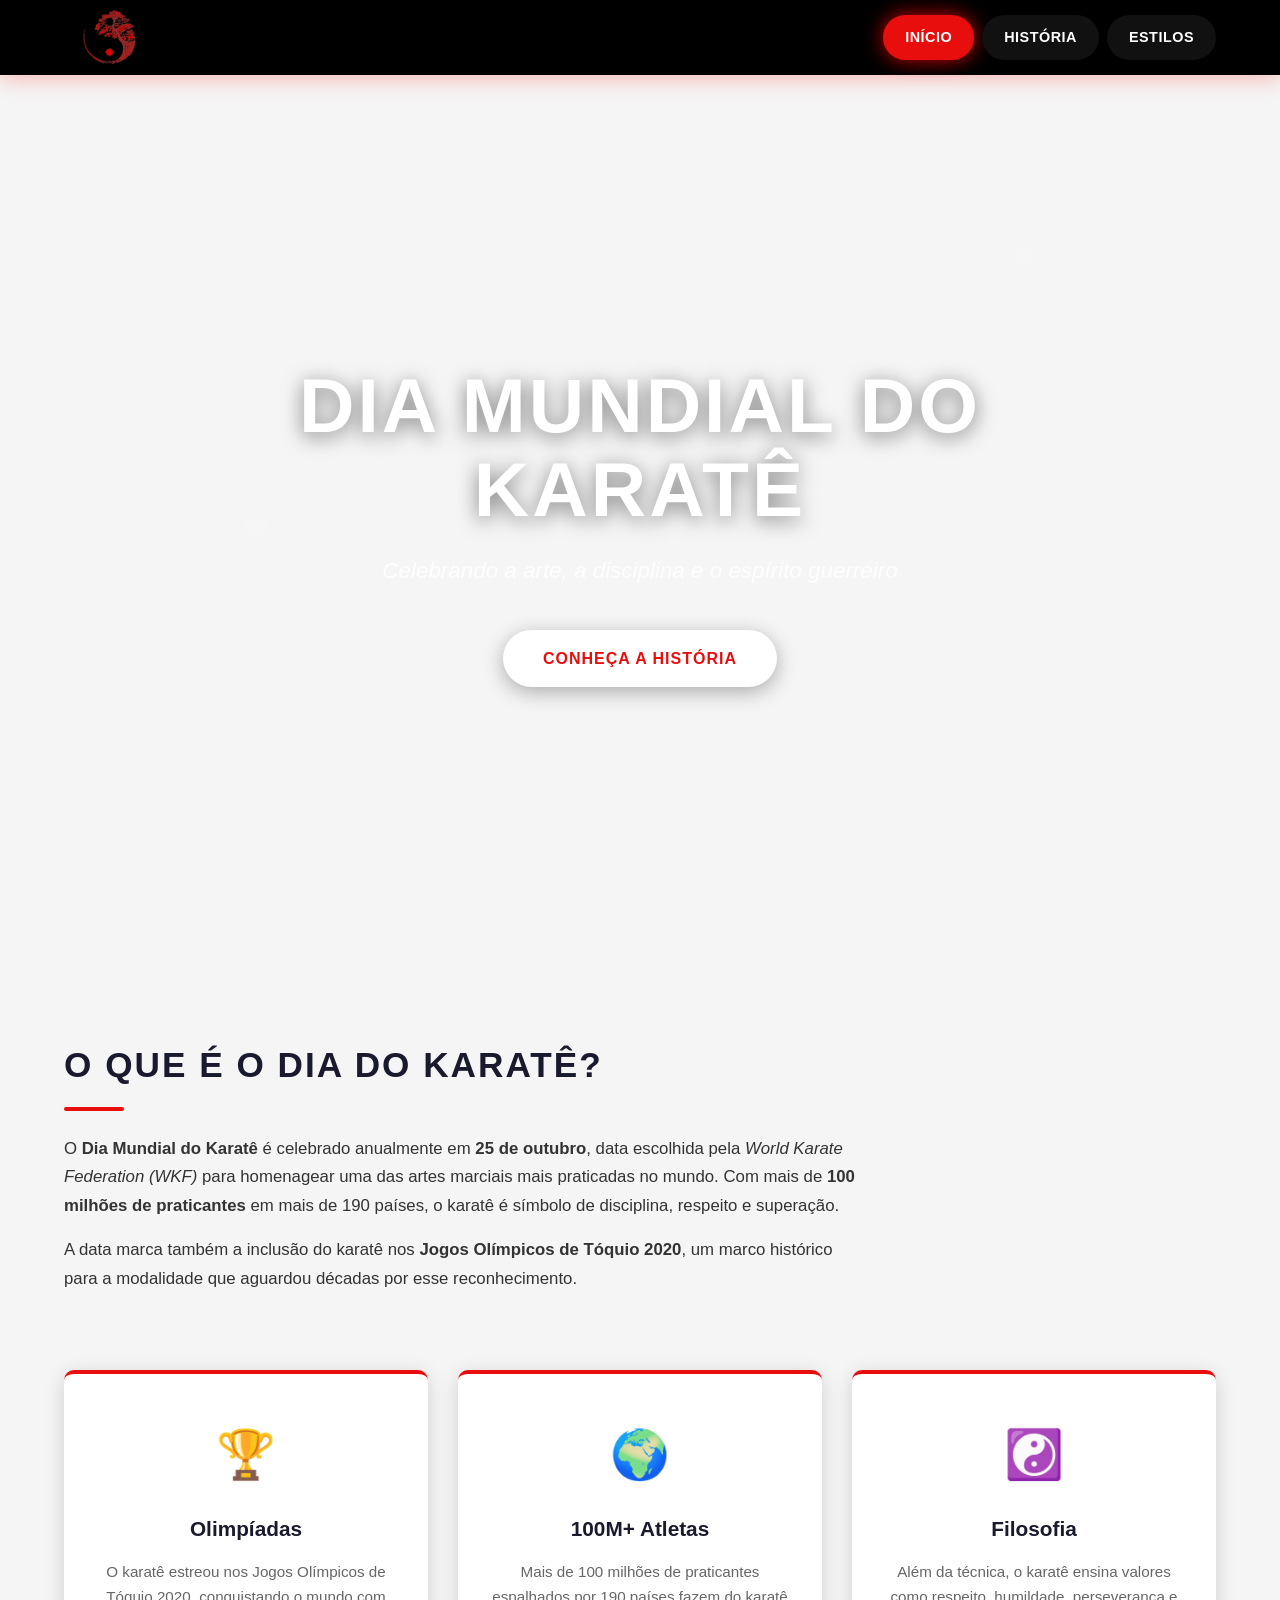
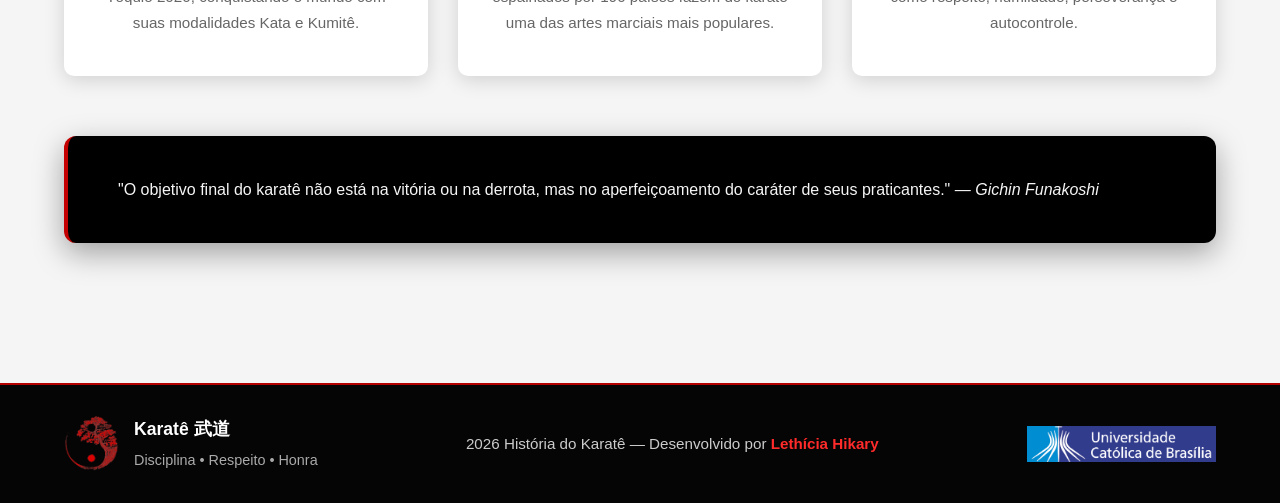
<file: index.html>
<!DOCTYPE html>
<html lang="pt-BR">
<head>
  <meta charset="UTF-8" />
  <meta name="viewport" content="width=device-width, initial-scale=1.0"/>
  <title>Dia do Karatê</title>
  <link rel="stylesheet" href="style.css" />
  <link rel="stylesheet" href="https://cdnjs.cloudflare.com/ajax/libs/font-awesome/6.5.0/css/all.min.css"/>
</head>
<body>

  <header class="header">
    <a href="index.html" class="logo-btn">
  <img src="./img/logo.png" alt="Logo Karatê" class="logo-img">
</a>
    <nav class="nav">
      <a href="index.html" class="nav-link active">Início</a>
      <a href="index2.html" class="nav-link">História</a>
      <a href="index3.html" class="nav-link">Estilos</a>
    </nav>
  </header>


  <section class="banner banner-home">
      <video autoplay muted loop playsinline class="video-bg">
        <source src="./2.mp4" type="video/mp4">
    </video>
    <div class="banner-overlay">
      <h1 class="banner-title">Dia Mundial do Karatê</h1>
      <p class="banner-subtitle">Celebrando a arte, a disciplina e o espírito guerreiro</p>
      <a href="index2.html" class="banner-btn">Conheça a História</a>
    </div>
  </section>

  <main class="content-wrapper">
    <div class="content-area">

      <section class="intro-section">
        <h2 class="section-title">O que é o Dia do Karatê?</h2>
        <div class="divider"></div>
        <p>
          O <strong>Dia Mundial do Karatê</strong> é celebrado anualmente em <strong>25 de outubro</strong>,
          data escolhida pela <em>World Karate Federation (WKF)</em> para homenagear uma das artes marciais
          mais praticadas no mundo. Com mais de <strong>100 milhões de praticantes</strong> em mais de
          190 países, o karatê é símbolo de disciplina, respeito e superação.
        </p>
        <p>
          A data marca também a inclusão do karatê nos <strong>Jogos Olímpicos de Tóquio 2020</strong>,
          um marco histórico para a modalidade que aguardou décadas por esse reconhecimento.
        </p>
      </section>

      <section class="cards-section">
        <div class="card">
          <div class="card-icon">🏆</div>
          <h3>Olimpíadas</h3>
          <p>O karatê estreou nos Jogos Olímpicos de Tóquio 2020, conquistando o mundo com suas modalidades Kata e Kumitê.</p>
        </div>
        <div class="card">
          <div class="card-icon">🌍</div>
          <h3>100M+ Atletas</h3>
          <p>Mais de 100 milhões de praticantes espalhados por 190 países fazem do karatê uma das artes marciais mais populares.</p>
        </div>
        <div class="card">
          <div class="card-icon">☯️</div>
          <h3>Filosofia</h3>
          <p>Além da técnica, o karatê ensina valores como respeito, humildade, perseverança e autocontrole.</p>
        </div>
      </section>

      <section class="quote-section">
        <blockquote>
          "O objetivo final do karatê não está na vitória ou na derrota, mas no aperfeiçoamento do caráter de seus praticantes."
          <cite>— Gichin Funakoshi</cite>
        </blockquote>
      </section>

    </div>
  </main>

 <footer class="footer">
  <div class="footer-container">

    <div class="footer-left">
      <img src="./img/logo.png" alt="Logo" class="footer-logo">

      <div>
        <h3>Karatê 武道</h3>
        <p>Disciplina • Respeito • Honra</p>
      </div>
    </div>

    <div class="footer-center">
      <p>
        2026 História do Karatê — Desenvolvido por
        <strong>Lethícia Hikary</strong>
      </p>
    </div>

    <div class="footer-social">
         <img src="./img/catolica.png " alt="">
    </div>

  </div>
</footer>

</body>
</html>
</file>
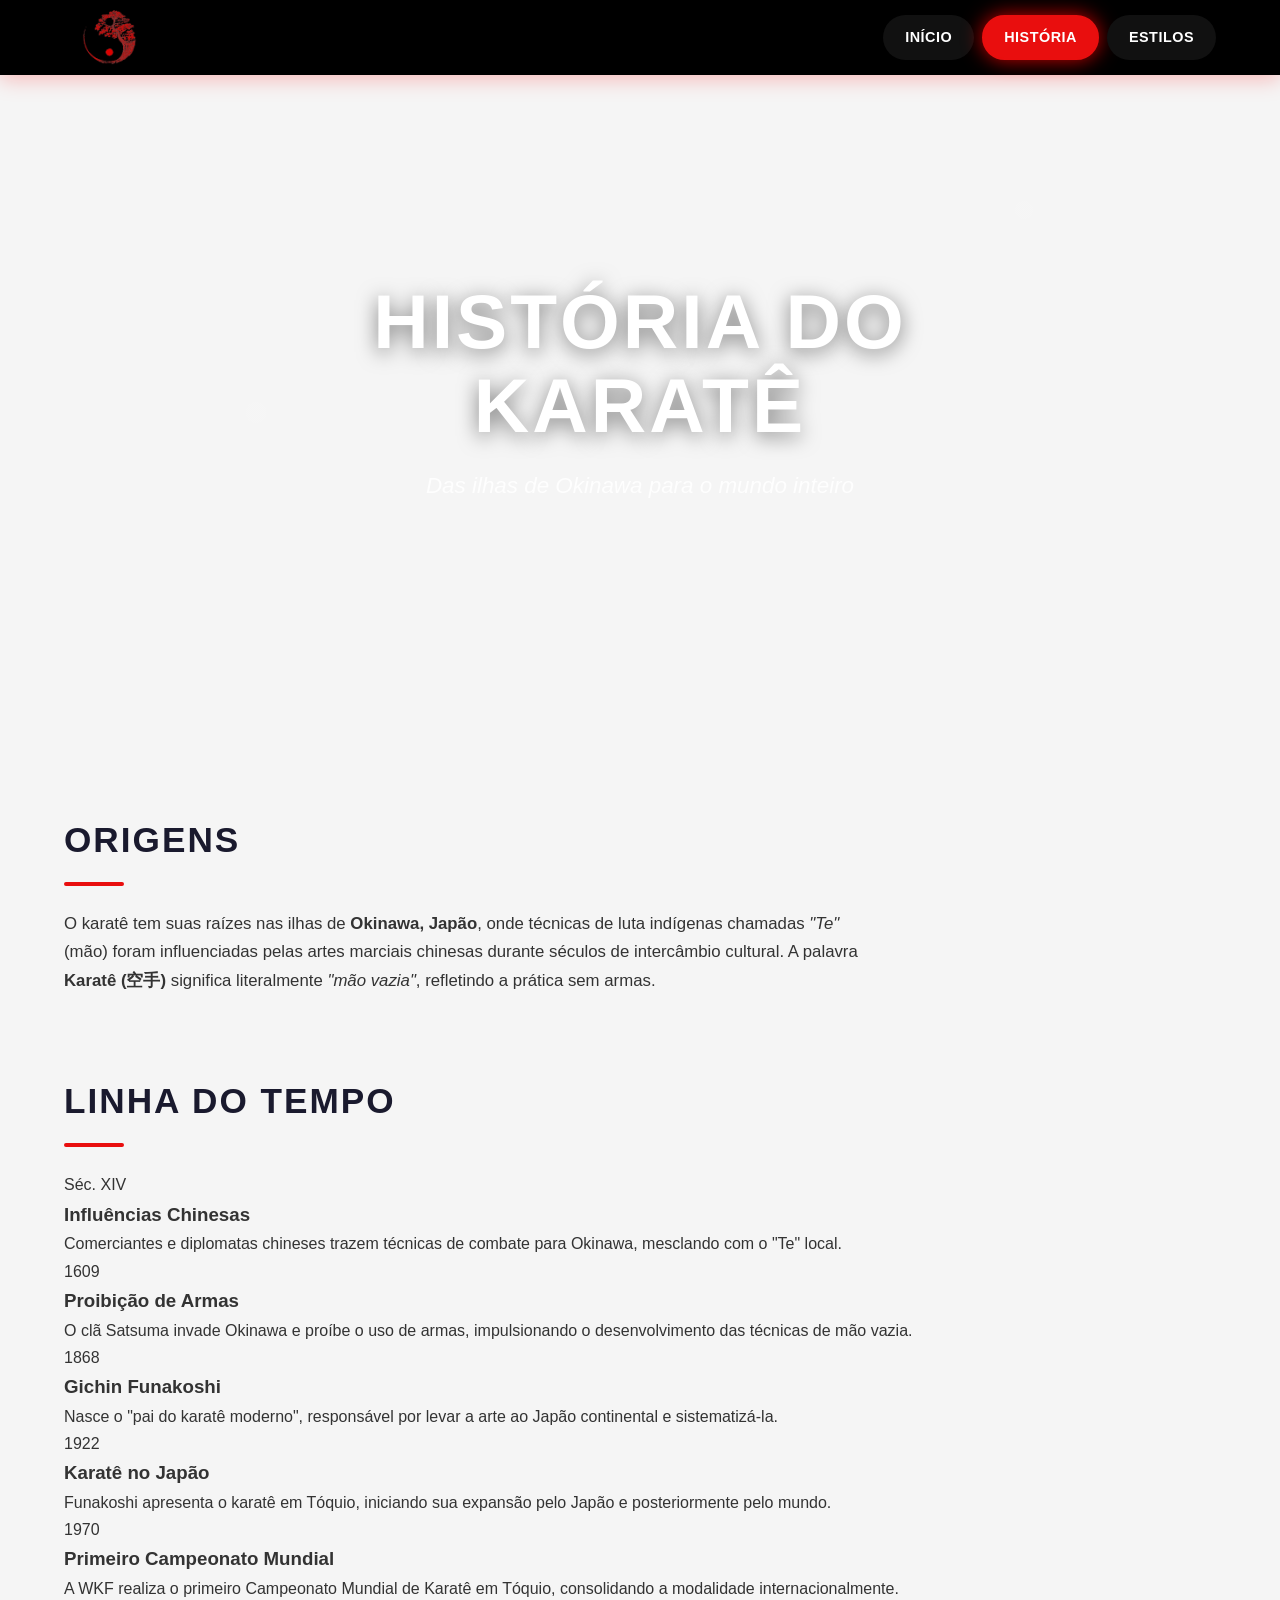
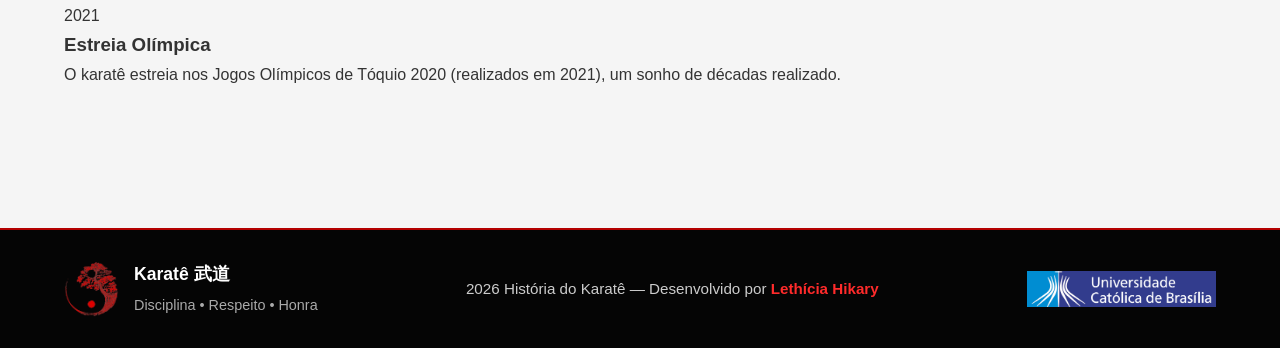
<file: index2.html>
<!DOCTYPE html>
<html lang="pt-BR">
<head>
  <meta charset="UTF-8" />
  <meta name="viewport" content="width=device-width, initial-scale=1.0"/>
  <title>História do Karatê</title>
  <link rel="stylesheet" href="style.css" />
  <link rel="stylesheet" href="https://cdnjs.cloudflare.com/ajax/libs/font-awesome/6.5.0/css/all.min.css"/>
</head>
<body>

  <header class="header">
   <a href="index.html" class="logo-btn">
  <img src="./img/logo.png" alt="Logo Karatê" class="logo-img">
</a>
    <nav class="nav">
      <a href="index.html" class="nav-link">Início</a>
      <a href="index2.html" class="nav-link active">História</a>
      <a href="index3.html" class="nav-link">Estilos</a>
    </nav>
  </header>
  <section class="banner banner-historia">
    <video autoplay muted loop playsinline class="video-bg">
        <source src="./6.mp4" type="video/mp4">
    </video>
    <div class="banner-overlay">
      <h1 class="banner-title">História do Karatê</h1>
      <p class="banner-subtitle">Das ilhas de Okinawa para o mundo inteiro</p>
    </div>
  </section>
  <main class="content-wrapper">
    <div class="content-area">

      <section class="intro-section">
        <h2 class="section-title">Origens</h2>
        <div class="divider"></div>
        <p>
          O karatê tem suas raízes nas ilhas de <strong>Okinawa, Japão</strong>, onde técnicas de luta
          indígenas chamadas <em>"Te"</em> (mão) foram influenciadas pelas artes marciais chinesas
          durante séculos de intercâmbio cultural. A palavra <strong>Karatê (空手)</strong> significa
          literalmente <em>"mão vazia"</em>, refletindo a prática sem armas.
        </p>
      </section>

      <section class="timeline-section">
        <h2 class="section-title">Linha do Tempo</h2>
        <div class="divider"></div>
        <div class="timeline">
          <div class="timeline-item">
            <div class="timeline-year">Séc. XIV</div>
            <div class="timeline-content">
              <h3>Influências Chinesas</h3>
              <p>Comerciantes e diplomatas chineses trazem técnicas de combate para Okinawa, mesclando com o "Te" local.</p>
            </div>
          </div>
          <div class="timeline-item">
            <div class="timeline-year">1609</div>
            <div class="timeline-content">
              <h3>Proibição de Armas</h3>
              <p>O clã Satsuma invade Okinawa e proíbe o uso de armas, impulsionando o desenvolvimento das técnicas de mão vazia.</p>
            </div>
          </div>
          <div class="timeline-item">
            <div class="timeline-year">1868</div>
            <div class="timeline-content">
              <h3>Gichin Funakoshi</h3>
              <p>Nasce o "pai do karatê moderno", responsável por levar a arte ao Japão continental e sistematizá-la.</p>
            </div>
          </div>
          <div class="timeline-item">
            <div class="timeline-year">1922</div>
            <div class="timeline-content">
              <h3>Karatê no Japão</h3>
              <p>Funakoshi apresenta o karatê em Tóquio, iniciando sua expansão pelo Japão e posteriormente pelo mundo.</p>
            </div>
          </div>
          <div class="timeline-item">
            <div class="timeline-year">1970</div>
            <div class="timeline-content">
              <h3>Primeiro Campeonato Mundial</h3>
              <p>A WKF realiza o primeiro Campeonato Mundial de Karatê em Tóquio, consolidando a modalidade internacionalmente.</p>
            </div>
          </div>
          <div class="timeline-item">
            <div class="timeline-year">2021</div>
            <div class="timeline-content">
              <h3>Estreia Olímpica</h3>
              <p>O karatê estreia nos Jogos Olímpicos de Tóquio 2020 (realizados em 2021), um sonho de décadas realizado.</p>
            </div>
          </div>
        </div>
      </section>

    </div>
  </main>

  <footer class="footer">
  <div class="footer-container">

    <div class="footer-left">
      <img src="./img/logo.png" alt="Logo" class="footer-logo">

      <div>
        <h3>Karatê 武道</h3>
        <p>Disciplina • Respeito • Honra</p>
      </div>
    </div>

    <div class="footer-center">
      <p>
        2026 História do Karatê — Desenvolvido por
        <strong>Lethícia Hikary</strong>
      </p>
    </div>

    <div class="footer-social">
        <img src="./img/catolica.png " alt="">
    </div>

  </div>
</footer>

</body>
</html>
</file>
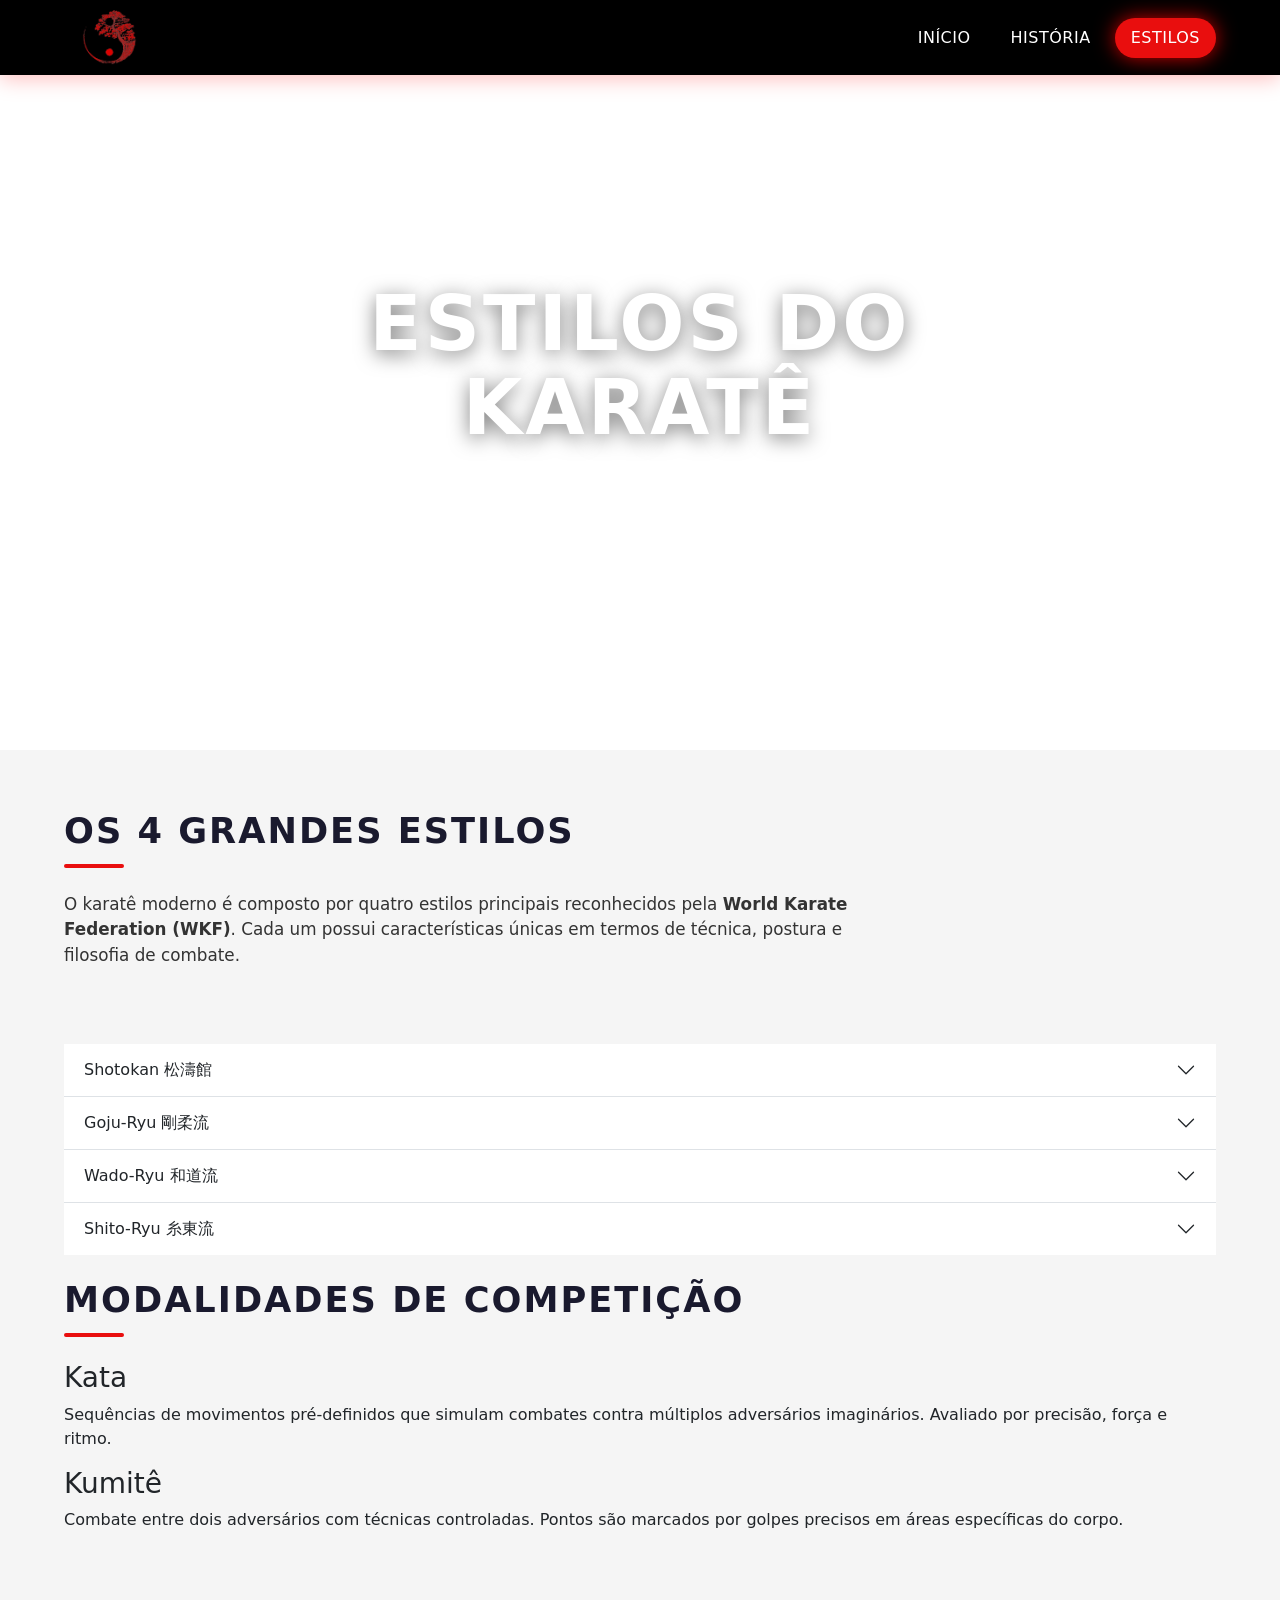
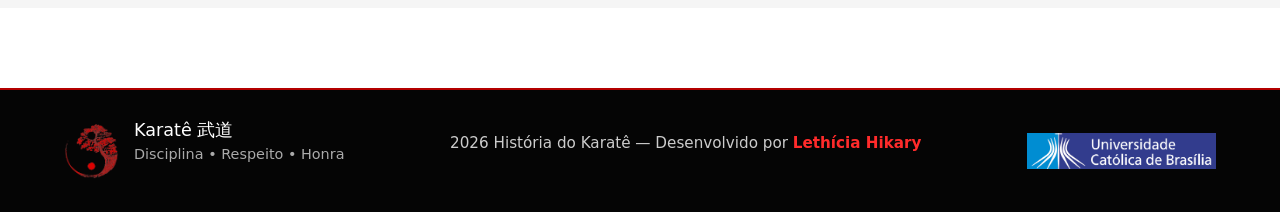
<file: index3.html>
<!DOCTYPE html>
<html lang="pt-BR">
<head>
  <meta charset="UTF-8" />
  <meta name="viewport" content="width=device-width, initial-scale=1.0"/>
  <title>Estilos do Karatê</title>
  <link rel="stylesheet" href="style.css" />
  <link rel="stylesheet" href="https://cdnjs.cloudflare.com/ajax/libs/font-awesome/6.5.0/css/all.min.css"/>
  <link href="https://cdn.jsdelivr.net/npm/bootstrap@5.3.8/dist/css/bootstrap.min.css" rel="stylesheet" integrity="sha384-sRIl4kxILFvY47J16cr9ZwB07vP4J8+LH7qKQnuqkuIAvNWLzeN8tE5YBujZqJLB" crossorigin="anonymous">

</head>
<body>
  <header class="header">
    <a href="index.html" class="logo-btn">
  <img src="./img/logo.png" alt="Logo Karatê" class="logo-img">
</a>
    <nav class="nav">
      <a href="index.html" class="nav-link">Início</a>
      <a href="index2.html" class="nav-link">História</a>
      <a href="index3.html" class="nav-link active">Estilos</a>
    </nav>
  </header>

  <section class="banner banner-estilos">
    <video autoplay muted loop playsinline class="video-bg">
        <source src="./4.mp4" type="video/mp4">
    </video>
    <div class="banner-overlay">
      <h1 class="banner-title">Estilos do Karatê</h1>
      <p class="banner-subtitle">Conheça as principais escolas e suas filosofias</p>
    </div>
  </section>
  <main class="content-wrapper">
    <div class="content-area">

      <section class="intro-section">
        <h2 class="section-title">Os 4 Grandes Estilos</h2>
        <div class="divider"></div>
        <p>
          O karatê moderno é composto por quatro estilos principais reconhecidos pela
          <strong>World Karate Federation (WKF)</strong>. Cada um possui características únicas
          em termos de técnica, postura e filosofia de combate.
        </p>
      </section>

      <div class="accordion accordion-flush" id="accordionFlushExample">
  <div class="accordion-item">
    <h2 class="accordion-header">
      <button class="accordion-button collapsed" type="button" data-bs-toggle="collapse" data-bs-target="#flush-collapseOne" aria-expanded="false" aria-controls="flush-collapseOne">
        Shotokan 松濤館
      </button>
    </h2>
    <div id="flush-collapseOne" class="accordion-collapse collapse" data-bs-parent="#accordionFlushExample">
      <div class="accordion-body">
Fundador: Gichin Funakoshi

Origem: Okinawa / Tóquio, 1938

O estilo mais difundido no mundo. Caracteriza-se por posições baixas e amplas, movimentos lineares e ênfase em técnicas de braço e perna poderosas.

Posições baixas (Zenkutsu-dachi)
Golpes lineares e diretos
26 katas tradicionais</div>
    </div>
  </div>
  <div class="accordion-item">
    <h2 class="accordion-header">
      <button class="accordion-button collapsed" type="button" data-bs-toggle="collapse" data-bs-target="#flush-collapseTwo" aria-expanded="false" aria-controls="flush-collapseTwo">
        Goju-Ryu 剛柔流
      </button>
    </h2>
    <div id="flush-collapseTwo" class="accordion-collapse collapse" data-bs-parent="#accordionFlushExample">
      <div class="accordion-body">Fundador: Chojun Miyagi

Origem: Okinawa, 1930

O nome significa "estilo duro-suave". Combina técnicas circulares e lineares, com forte ênfase na respiração (Ibuki) e no combate em curta distância.

Técnicas circulares e lineares
Respiração Ibuki
Combate em curta distância</div>
    </div>
  </div>
  <div class="accordion-item">
    <h2 class="accordion-header">
      <button class="accordion-button collapsed" type="button" data-bs-toggle="collapse" data-bs-target="#flush-collapseThree" aria-expanded="false" aria-controls="flush-collapseThree">
      Wado-Ryu 和道流
      </button>
    </h2>
    <div id="flush-collapseThree" class="accordion-collapse collapse" data-bs-parent="#accordionFlushExample">
      <div class="accordion-body">Fundador: Hironori Otsuka

Origem: Japão, 1939

Significa "estilo do caminho da harmonia". Incorpora elementos do Jiu-Jitsu, com ênfase em esquivas, desvios e uso da força do oponente.

Esquivas e desvios (Tai Sabaki)
Influência do Jiu-Jitsu
Movimentos fluidos e naturais</div>
    </div>
  </div>
<div class="accordion accordion-flush" id="accordionFlushExample">
  <div class="accordion-item">
    <h2 class="accordion-header">
      <button class="accordion-button collapsed" type="button" data-bs-toggle="collapse" data-bs-target="#flush-collapseOne" aria-expanded="false" aria-controls="flush-collapseOne">
        Shito-Ryu 糸東流
      </button>
    </h2>
    <div id="flush-collapseOne" class="accordion-collapse collapse" data-bs-parent="#accordionFlushExample">
      <div class="accordion-body"></div>Fundador: Kenwa Mabuni

Origem: Osaka, 1934

O estilo com maior número de katas (mais de 50). Combina elementos do Shuri-Te e Naha-Te, sendo versátil tanto em combate próximo quanto à distância.

Mais de 50 katas
Versatilidade técnica
Combate próximo e à distância</div>
    </div>
  </div> <br>
  


      <section class="modalidades-section">
        <h2 class="section-title">Modalidades de Competição</h2>
        <div class="divider"></div>
        <div class="modalidades-grid">
          <div class="modalidade-item">
            <div class="modalidade-icon"></div>
            <h3>Kata</h3>
            <p>Sequências de movimentos pré-definidos que simulam combates contra múltiplos adversários imaginários. Avaliado por precisão, força e ritmo.</p>
          </div>
          <div class="modalidade-item">
            <div class="modalidade-icon"></div>
            <h3>Kumitê</h3>
            <p>Combate entre dois adversários com técnicas controladas. Pontos são marcados por golpes precisos em áreas específicas do corpo.</p>
          </div>
        </div>
            <script src="https://cdn.jsdelivr.net/npm/bootstrap@5.3.8/dist/js/bootstrap.bundle.min.js" integrity="sha384-FKyoEForCGlyvwx9Hj09JcYn3nv7wiPVlz7YYwJrWVcXK/BmnVDxM+D2scQbITxI" crossorigin="anonymous"></script>

      </section>

    </div>
  </main>
<footer class="footer">
  <div class="footer-container">

    <div class="footer-left">
      <img src="/img/logo.png" alt="Logo" class="footer-logo">

      <div>
        <h3>Karatê 武道</h3>
        <p>Disciplina • Respeito • Honra</p>
      </div>
    </div>

    <div class="footer-center">
      <p>
         2026 História do Karatê — Desenvolvido por
        <strong>Lethícia Hikary</strong>
      </p>
    </div>

    <div class="footer-social">
      <img src="./img/catolica (1).png " alt="">
    </div>

  </div>
</footer>

</body>
</html>
</file>
<file: style.css>
*,
*::before,
*::after {
  box-sizing: border-box;
  margin: 0;
  padding: 0;
}

:root {
  --primary: #e90e0e;
  --primary-dk: #ff0000;
  --dark: #1a1a2e;
  --dark2: #000000;
  --accent: #ff1900;
  --gold: #f39c12;
  --light: #f5f5f5;
  --white: #ffffff;
  --text: #333333;
  --text-light: #666666;
  --shadow: 0 4px 20px rgba(0, 0, 0, 0.15);
  --radius: 10px;
  --transition: 0.3s ease;
}

html {
  scroll-behavior: smooth;
}

body {
  font-family: 'Segoe UI', Tahoma, Geneva, Verdana, sans-serif;
  color: var(--text);
  background: var(--light);
  line-height: 1.7;
}
.logo-img {
  width: 55px;
  height: 55px;

  object-fit: contain;

  transition: 0.3s ease;
}

.logo-img:hover {
  transform: scale(1.1);
}

.header {
  position: sticky;
  top: 0;
  z-index: 1000;
  width: 100%;
  background: #000000;
  display: flex;
  align-items: center;
  justify-content: space-between;
  padding: 0 5%;
  height: 75px;

  box-shadow:
    0 4px 20px rgba(255, 0, 0, 0.25);
}
.logo-btn {
  display: flex;
  align-items: center;
  gap: 10px;
  text-decoration: none;

  background: transparent !important;

  box-shadow: none !important;

  border: none !important;
}
.logo-btn:hover {
  transform: scale(1.05);
}

.logo-text {
  color: white;
  font-weight: 700;
  font-size: 1.1rem;
  letter-spacing: 1px;
  text-transform: uppercase;
}
.nav {
  display: flex;
  gap: 15px;
}

.nav-link {
  color: white;

  text-decoration: none;

  background: #111111;

  padding: 10px 22px;

  border-radius: 50px;

  border: 2px solid #c40000;

  font-weight: 700;

  text-transform: uppercase;

  transition: 0.3s ease;
}

.nav-link:hover {
  background: #ff0000;

  color: white;

  transform: translateY(-2px);

  box-shadow:
    0 0 15px rgba(255, 0, 0, 0.7);
}

.nav-link.active {
  background: #c40000;

  color: white;

  box-shadow:
    0 0 20px rgba(255, 0, 0, 0.8);
}
.logo-btn {
  display: flex;
  align-items: center;
  gap: 10px;
  text-decoration: none;
  background: var(--primary);
  padding: 8px 18px;
  border-radius: 50px;
  transition: var(--transition);
}

.logo-btn:hover {
  background: var(--primary-dk);
  transform: scale(1.05);
}

.logo-icon {
  font-size: 1.4rem;
}

.logo-text {
  color: var(--white);
  font-weight: 700;
  font-size: 1.1rem;
  letter-spacing: 1px;
  text-transform: uppercase;
}

.nav {
  display: flex;
  gap: 8px;
}

.nav-link {
    color: white !important;
  text-decoration: none;
  padding: 8px 20px;
  border-radius: 50px;
  font-weight: 600;
  font-size: 0.9rem;
  text-transform: uppercase;
  letter-spacing: 0.5px;
  transition: var(--transition);
  border: 2px solid transparent;
}

.nav-link:hover {
  color: var(--white);
  border-color: var(--primary);
  background: rgba(192, 57, 43, 0.15);
}

.nav-link.active {
  background: var(--primary);
  color: var(--white);
  border-color: var(--primary);
}

.banner{
    position: relative;
    width: 100%;
    height: 75vh;
    overflow: hidden;
}

.video-bg{
    position: absolute;
    inset: 0;

    width: 100%;
    height: 100%;

    object-fit: cover;
    object-position: center center;
}

.banner-home {
  position: relative;
    width: 100%;
    height: 100vh;
    overflow: hidden;
}
.banner::before {
  content: '';
  position: absolute;
  inset: 0;
  background:
    radial-gradient(circle at 20% 50%, rgba(255, 255, 255, 0.05) 0%, transparent 50%),
    radial-gradient(circle at 80% 20%, rgba(255, 255, 255, 0.05) 0%, transparent 40%);
}

.banner-overlay {
  position: absolute;

  top: 50%;
  left: 50%;

  transform: translate(-50%, -50%);

  z-index: 2;

  text-align: center;

  width: 100%;
  max-width: 900px;

  padding: 0 5%;
}

.banner-title {
  font-size: clamp(2.5rem, 6vw, 5rem);
  color: var(--white);
  font-weight: 900;
  text-transform: uppercase;
  letter-spacing: 3px;
  text-shadow: 0 4px 20px rgba(0, 0, 0, 0.5);
  margin-bottom: 20px;
  line-height: 1.1;
}

.banner-subtitle {
  font-size: clamp(1rem, 2.5vw, 1.4rem);
  color: rgba(255, 255, 255, 0.85);
  margin-bottom: 40px;
  font-style: italic;
}

.banner-btn {
  display: inline-block;
  background: var(--white);
  color: var(--primary);
  padding: 15px 40px;
  border-radius: 50px;
  text-decoration: none;
  font-weight: 700;
  font-size: 1rem;
  text-transform: uppercase;
  letter-spacing: 1px;
  transition: var(--transition);
  box-shadow: 0 5px 20px rgba(0, 0, 0, 0.3);
}

.banner-btn:hover {
  background: var(--primary);
  color: var(--white);
  transform: translateY(-3px);
  box-shadow: 0 10px 30px rgba(0, 0, 0, 0.4);
}

.content-wrapper {
  width: 100%;
  padding: 60px 5%;
  /* margem mínima de 5% */
  background: var(--light);
}

.content-area {
  max-width: 1200px;
  margin: 0 auto;
  display: flex;
  flex-direction: column;
  gap: 60px;
}

.section-title {
  font-size: clamp(1.6rem, 3vw, 2.2rem);
  color: var(--dark);
  font-weight: 800;
  text-transform: uppercase;
  letter-spacing: 2px;
  margin-bottom: 12px;
}

.divider {
  width: 60px;
  height: 4px;
  background: var(--primary);
  border-radius: 2px;
  margin-bottom: 24px;
}

.intro-section p {
  font-size: 1.05rem;
  color: var(--text);
  margin-bottom: 16px;
  max-width: 800px;
}

.cards-section {
  display: grid;
  grid-template-columns: repeat(auto-fit, minmax(280px, 1fr));
  gap: 30px;
}

.card {
  background: var(--white);
  border-radius: var(--radius);
  padding: 40px 30px;
  text-align: center;
  box-shadow: var(--shadow);
  transition: var(--transition);
  border-top: 4px solid var(--primary);
}

.card:hover {
  transform: translateY(-8px);
  box-shadow: 0 12px 40px rgba(0, 0, 0, 0.2);
}

.card-icon {
  font-size: 3rem;
  margin-bottom: 16px;
}

.card h3 {
  font-size: 1.3rem;
  color: var(--dark);
  margin-bottom: 12px;
  font-weight: 700;
}

.card p {
  color: var(--text-light);
  font-size: 0.95rem;
}


.quote-section blockquote {
  background: #000000;

  border-left: 4px solid #c40000;

  color: #f5f5f5;

  padding: 40px 50px;

  border-radius: 12px;

  box-shadow: 0 10px 30px rgba(0,0,0,0.35);
}


.footer {
  background: #050505;

  border-top: 2px solid #b30000;

  padding: 30px 5%;

  margin-top: 80px;
}

.footer-container {
  max-width: 1200px;

  margin: 0 auto;

  display: flex;

  justify-content: space-between;

  align-items: center;

  gap: 30px;

  flex-wrap: wrap;
}

.footer-left {
  display: flex;

  align-items: center;

  gap: 15px;
}

.footer-logo {
  width: 55px;
}

.footer-left h3 {
  color: white;

  font-size: 1.1rem;

  margin-bottom: 3px;
}

.footer-left p {
  color: #aaaaaa;

  font-size: 0.9rem;
}

.footer-center p {
  color: #cccccc;

  font-size: 0.95rem;

  text-align: center;
}

.footer-center strong {
  color: #ff2b2b;
}

.footer-social {
  display: flex;

  gap: 15px;
}

.footer-social a {
  width: 42px;

  height: 42px;

  display: flex;

  align-items: center;

  justify-content: center;

  border-radius: 50%;

  background: #111;

  color: white;

  text-decoration: none;

  transition: 0.3s ease;

  border: 1px solid #222;
}

.footer-social a:hover {
  background: #c40000;

  transform: translateY(-3px);

  box-shadow: 0 0 15px rgba(255,0,0,0.6);
}

@media (max-width: 768px) {

  .footer-container {
    flex-direction: column;

    text-align: center;
  }

  .footer-left {
    justify-content: center;
  }
}
@keyframes glow {
  from {
    transform: scale(1);
    text-shadow:
      0 0 10px rgba(255, 255, 255, 0.3),
      0 0 20px rgba(255, 0, 0, 0.5),
      0 0 40px rgba(255, 0, 0, 0.4),
      4px 4px 15px rgba(0, 0, 0, 0.8);
  }

  to {
    transform: scale(1.03);
    text-shadow:
      0 0 20px rgba(255, 255, 255, 0.6),
      0 0 35px rgba(255, 0, 0, 0.8),
      0 0 60px rgba(255, 0, 0, 0.7),
      6px 6px 20px rgba(0, 0, 0, 1);
  }
}
</file>
